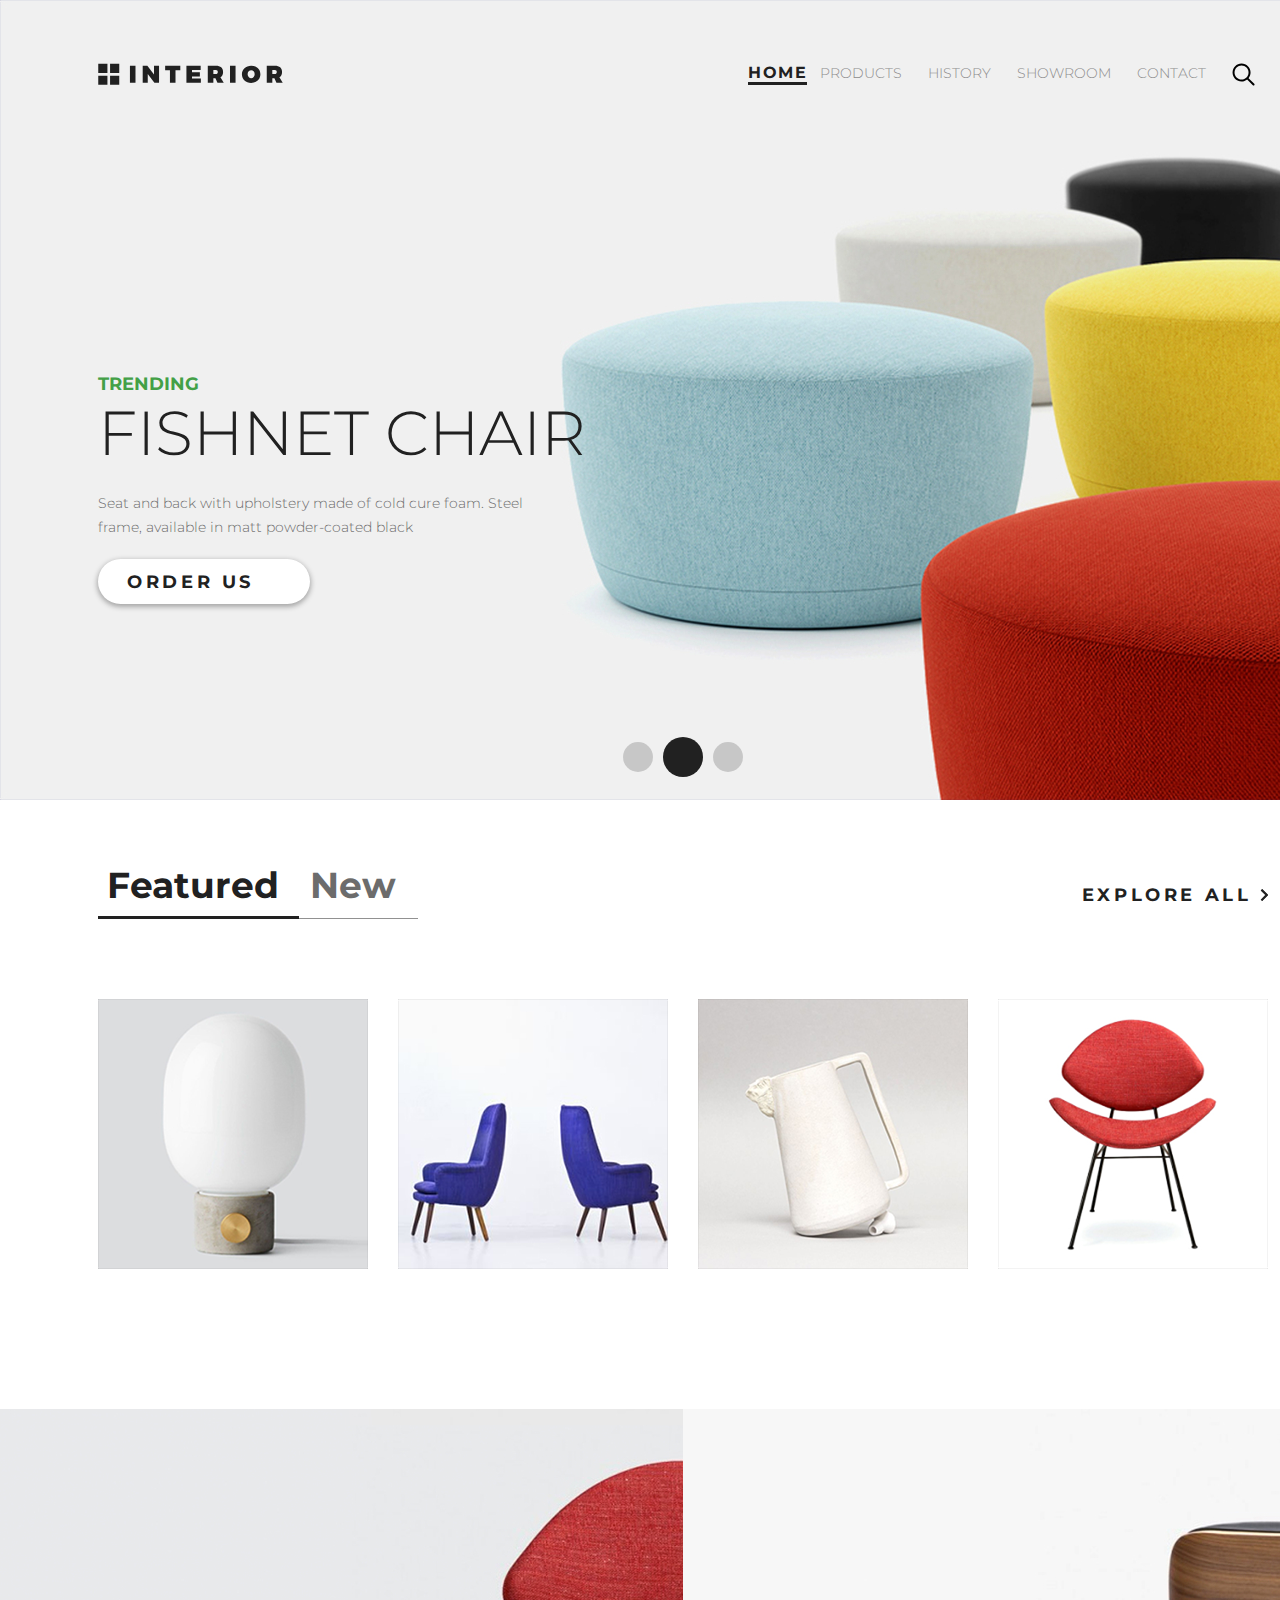
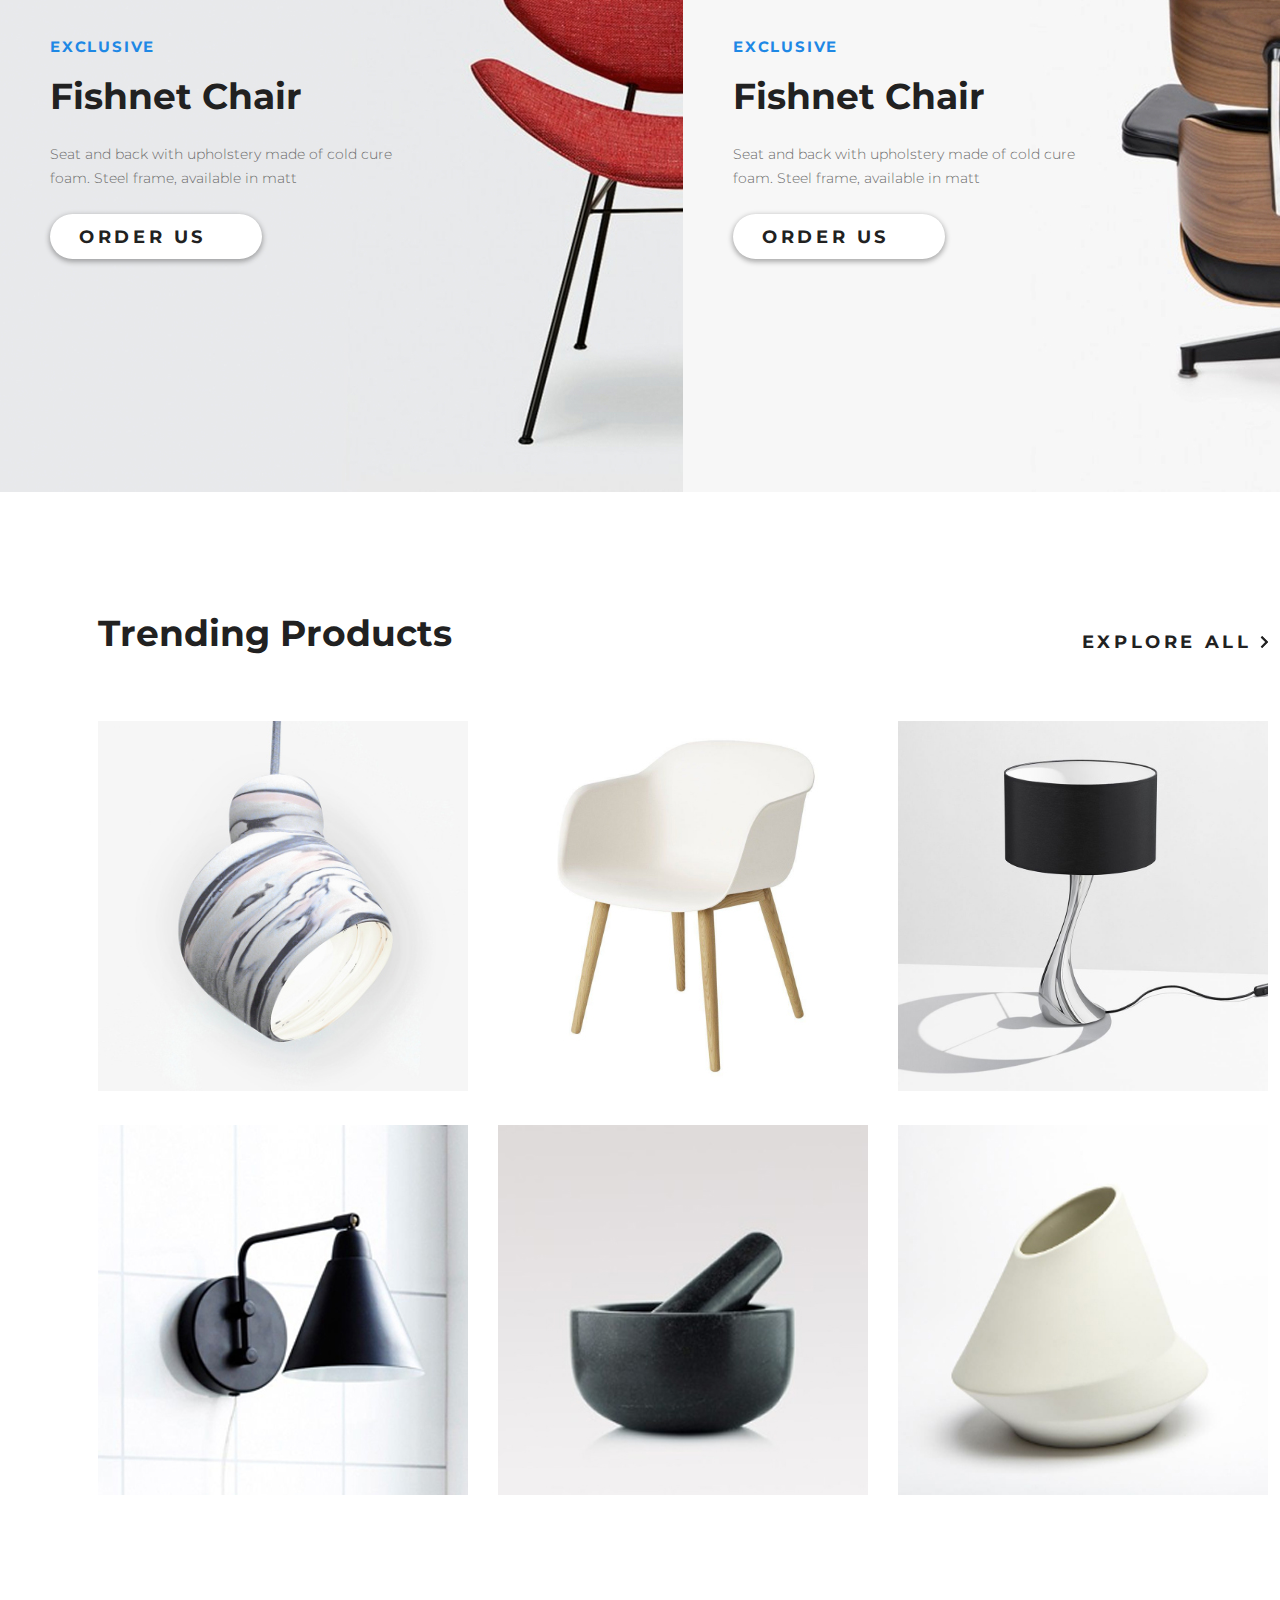
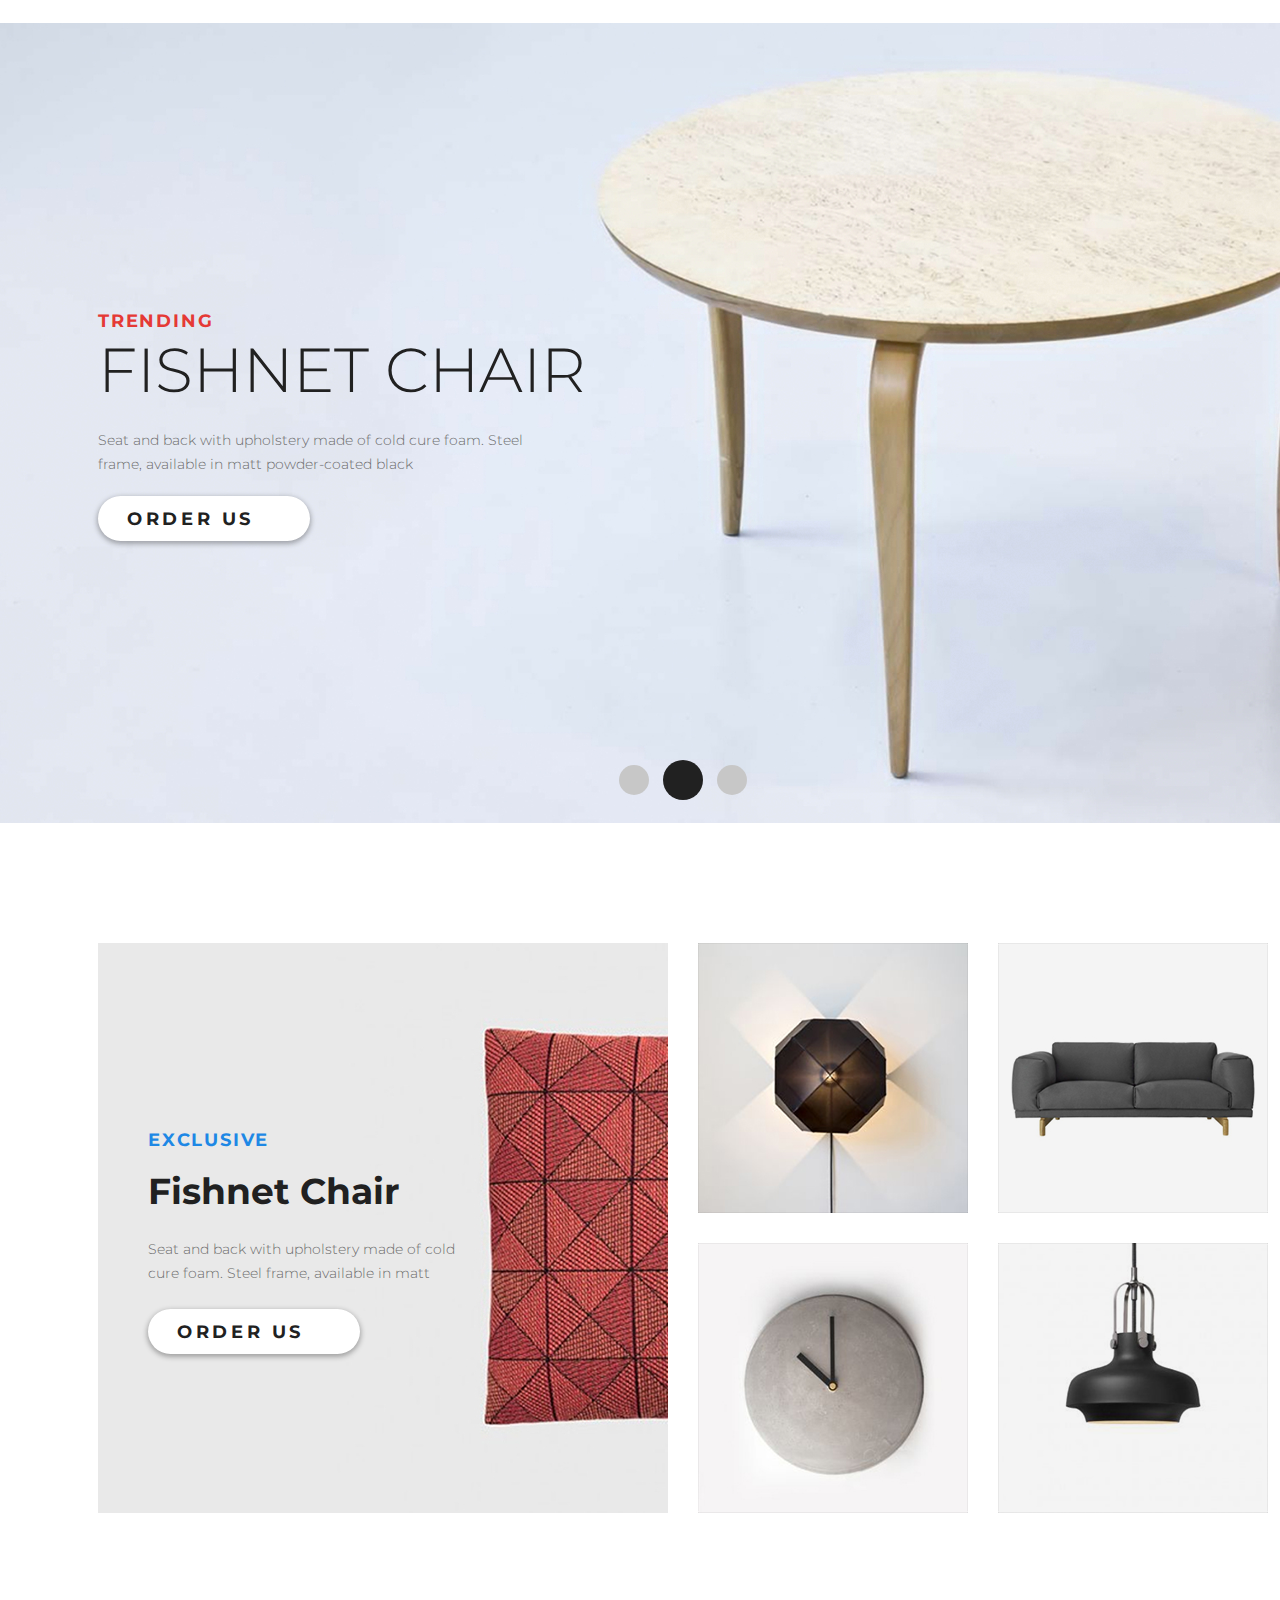
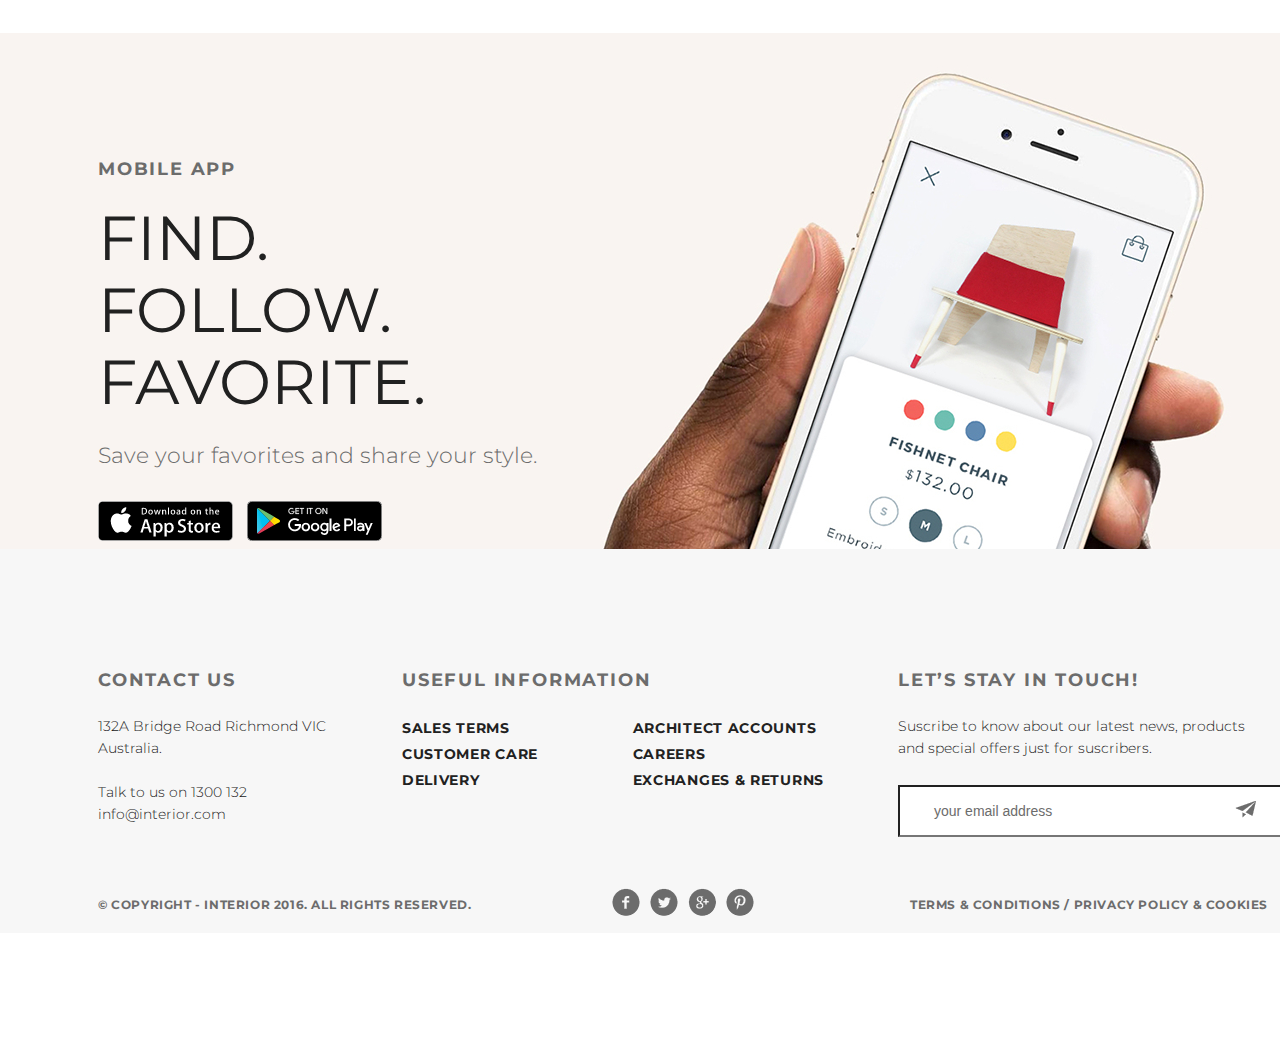
<file: index.html>
<!DOCTYPE html>
<html lang="en">

<head>
    <meta charset="UTF-8">
    <title>Home</title>
    <link href="https://fonts.googleapis.com/css?family=Montserrat:100,300,400,700&display=swap" rel="stylesheet">
    <link rel="stylesheet" href="style.css"> </head>

<body>
    <div class="container">
        <div class="slider padding-site">
            <div class="header clearfix">
                <a href="index.html"><img src="img/logo.svg" alt="logo"></a>
                <ul class="menu clearfix">
                    <li class="menu-list"><a href="index.html" class="menu-link-active">HOME</a></li>
                    <li class="menu-list"><a href="product.html" class="menu-link">PRODUCTS</a></li>
                    <li class="menu-list"><a href="#" class="menu-link">HISTORY</a></li>
                    <li class="menu-list"><a href="#" class="menu-link">SHOWROOM</a></li>
                    <li class="menu-list"><a href="contact.html" class="menu-link">CONTACT</a></li>
                    <li class="menu-list">
                        <a href="#" class="menu-link"><img src="img/search.svg" alt="search"></a>
                    </li>
                </ul>
            </div>
            <div class="slider-text">
                <p class="slider-trending">TRENDING</p>
                <h2 class="slider-h2">Fishnet Chair</h2>
                <p class="slider-content">Seat and back with upholstery made of cold cure foam. Steel frame, available in matt powder-coated black</p> <a href="product-details.html" class="button">Order Us <img src="img/arrow.svg"></a> </div>
            <div class="pagination">
                <a href="#" class="circle"></a><a href="#" class="circle circle-active"></a><a href="#" class="circle"></a>
            </div>
        </div>
    </div>
    <div class="container">
        <div class="featured padding-site">
            <div class="header clearfix">
                <ul class="menu">
                    <li class="menu-list"><a href="#" class="menu-link-active">Featured</a></li>
                    <li class="menu-list"><a href="#" class="menu-link">New</a></li>
                </ul><a href="#" class="explore">explore all  <img src="img/arrow.svg"></a> </div>
            <div class="featured-products">
				<div class="product1">
					<img src="img/product-1.png" class="featured-photo">
					<a href=""><img src="img/big-arrow.svg" class="arrow"></a>
					<h2>Fishnet Chair</h2>
					<p>Seat and back with upholstery made of cold cure foam</p>
				</div><div class="product2">
					<img src="img/product-2.png" class="featured-photo">
					<a href=""><img src="img/big-arrow.svg" class="arrow"></a>
					<h2>Fishnet Chair</h2>
					<p>Seat and back with upholstery made of cold cure foam</p>
				</div><div class="product3">
					<img src="img/product-3.png" class="featured-photo">
					<a href=""><img src="img/big-arrow.svg" class="arrow"></a>
					<h2>Fishnet Chair</h2>
					<p>Seat and back with upholstery made of cold cure foam</p>
				</div><div class="product4">
					<img src="img/product-4.png" class="featured-photo">
					<a href=""><img src="img/big-arrow.svg" class="arrow"></a>
					<h2>Fishnet Chair</h2>
					<p>Seat and back with upholstery made of cold cure foam</p>
				</div>	
			</div>
        </div>
    </div>
    <div class="container clearfix">
        <div class="exclusive left">
            <div class="exclusive-text">
                <p class="exclusive-trending">exclusive</p>
                <h2 class="exclusive-h2">Fishnet Chair</h2>
                <p class="exclusive-content">Seat and back with upholstery made of cold cure foam. Steel frame, available in matt</p> <a href="#" class="button">Order Us <img src="img/arrow.svg"></a></div>
        </div>
        <div class="exclusive right">
            <div class="exclusive-text">
                <p class="exclusive-trending">exclusive</p>
                <h2 class="exclusive-h2">Fishnet Chair</h2>
                <p class="exclusive-content">Seat and back with upholstery made of cold cure foam. Steel frame, available in matt</p> <a href="product-details.html" class="button">Order Us <img src="img/arrow.svg"></a></div>
        </div>
    </div>
    <div class="container">
        <div class="trending-products padding-site">
            <div class="header clearfix">
                <h2>Trending Products</h2> <a href="#" class="explore">explore all  <img src="img/arrow.svg"></a> </div>
            <div class="main clearfix">
                <div class="trending-content">
                    <div class="trend-item"><a href="img/product-11.png" target="_blank"><img src="img/product-11.png" alt=""></a></div>
                    <div class="trend-item"><a href="img/product-21.png" target="_blank"><img src="img/product-21.png" alt=""></a></div>
                    <div class="trend-item"><a href="img/product-31.png" target="_blank"><img src="img/product-31.png" alt=""></a></div>
                    <div class="trend-item"><a href="img/product-41.png" target="_blank"><img src="img/product-41.png" alt=""></a></div>
                    <div class="trend-item"><a href="img/product-5.png" target="_blank"><img src="img/product-5.png" alt=""></a></div>
                    <div class="trend-item"><a href="img/product-6.png" target="_blank"><img src="img/product-6.png" alt=""></a></div>
                </div>
            </div>
        </div>
    </div>
    <div class="container clearfix">
        <div class="hot-deal padding-site">
            <div class="slider-text">
                <p class="slider-hot-deal">TRENDING</p>
                <h2 class="slider-h2">Fishnet Chair</h2>
                <p class="slider-content">Seat and back with upholstery made of cold cure foam. Steel frame, available in matt powder-coated black</p> <a href="#" class="button">Order Us <img src="img/arrow.svg"></a> </div>
            <div class="pagination">
                <a href="#" class="circle"></a>
                <a href="#" class="circle circle-active"></a>
                <a href="#" class="circle"></a>
            </div>
        </div>
    </div>
    <div class="container clearfix">
        <div class="padding-site">
            <div class="exclusive2 left">
                <div class="exclusive-text">
                    <p class="exclusive-trending">exclusive</p>
                    <h2 class="exclusive-h2">Fishnet Chair</h2>
                    <p class="exclusive-content">Seat and back with upholstery made of cold cure foam. Steel frame, available in matt</p> <a href="#" class="button">Order Us <img src="img/arrow.svg"></a></div>
            </div>
            <div class="exclusive2 right">
                <div class="featured-products">
                    <div class="product1">
                        <img src="img/product-2-sm.png" class="featured-photo">
                        <a href=""><img src="img/big-arrow.svg" class="arrow"></a>
                        <h2>Fishnet Chair</h2>
                        <p>Seat and back with upholstery made of cold cure foam</p>
                    </div><div class="product2">
                        <img src="img/product-3-sm.png" class="featured-photo">
                        <a href=""><img src="img/big-arrow.svg" class="arrow"></a>
                        <h2>Fishnet Chair</h2>
                        <p>Seat and back with upholstery made of cold cure foam</p>
                    </div><div class="product3">
                        <img src="img/product-4-sm.png" class="featured-photo">
                        <a href=""><img src="img/big-arrow.svg" class="arrow"></a>
                        <h2>Fishnet Chair</h2>
                        <p>Seat and back with upholstery made of cold cure foam</p>
                    </div><div class="product4">
                        <img src="img/product-5-sm.png" class="featured-photo">
                        <a href=""><img src="img/big-arrow.svg" class="arrow"></a>
                        <h2>Fishnet Chair</h2>
                        <p>Seat and back with upholstery made of cold cure foam</p>
                    </div>	
                </div>
            </div>
        </div>
    </div>
    <div class="container">
        <div class="mobileapp clearfix padding-site">
            <div class="mobileapp-text">
                <p class="mobileapp-trending">mobile app</p>
                <h2 class="mobileapp-h2">Find. Follow. Favorite.</h2>
                <p class="mobileapp-content">Save your favorites and share your style.</p>
                <a href="#" class="button-apple"><img src="img/app-store.png" alt="apple"></a>
                <a href="#" class="button-android"><img src="img/google-play.png" alt="apple"></a>
            </div>
        </div>
    </div>
    <div class="container">
        <div class="footer padding-site">
            <div class="footer-top clearfix">
                <div class="contact">
                    <h3>Contact Us</h3>
                    <p>132A Bridge Road Richmond VIC<br> Australia.</p>
                    <p>Talk to us on 1300 132<br> info@interior.com</p>
                </div>
                <div class="useful">
                    <h3>Useful Information</h3>
                    <ul>
                       <div class="left">
                        <li><a href="">Sales terms</a></li>
                        <li><a href="">Customer care</a></li>
                        <li><a href="">Delivery</a></li>
                        </div>
                        <div class="right">
                        <li><a href="">Architect accounts</a></li>
                        <li><a href="">Careers</a></li>
                        <li><a href="">Exchanges &amp returns</a></li>
                        </div>
                    </ul>
                </div>
                <div class="letsstay">
                    <h3>Let’s Stay in Touch!</h3>
                    <p>Suscribe to know about our latest news, products and special offers just for suscribers.</p>
                    <form action="#">
                    <input type="email" placeholder="your email address"></form> </div>
            </div>
                <div class="footer-end">
                    <p class="copy">&copy Copyright - INTERIOR 2016. All Rights Reserved.</p>
                    <div class="social"> 
                        <a href="#" class="social-link fb"></a><a href="#" class="social-link tw"></a><a href="#" class="social-link gog"></a><a href="#" class="social-link pic"></a> 
                    </div>
                    <p class="term">Terms &amp Conditions / Privacy policy &amp Cookies</p>
                </div>
        </div>
    </div>
</body>

</html>
</file>
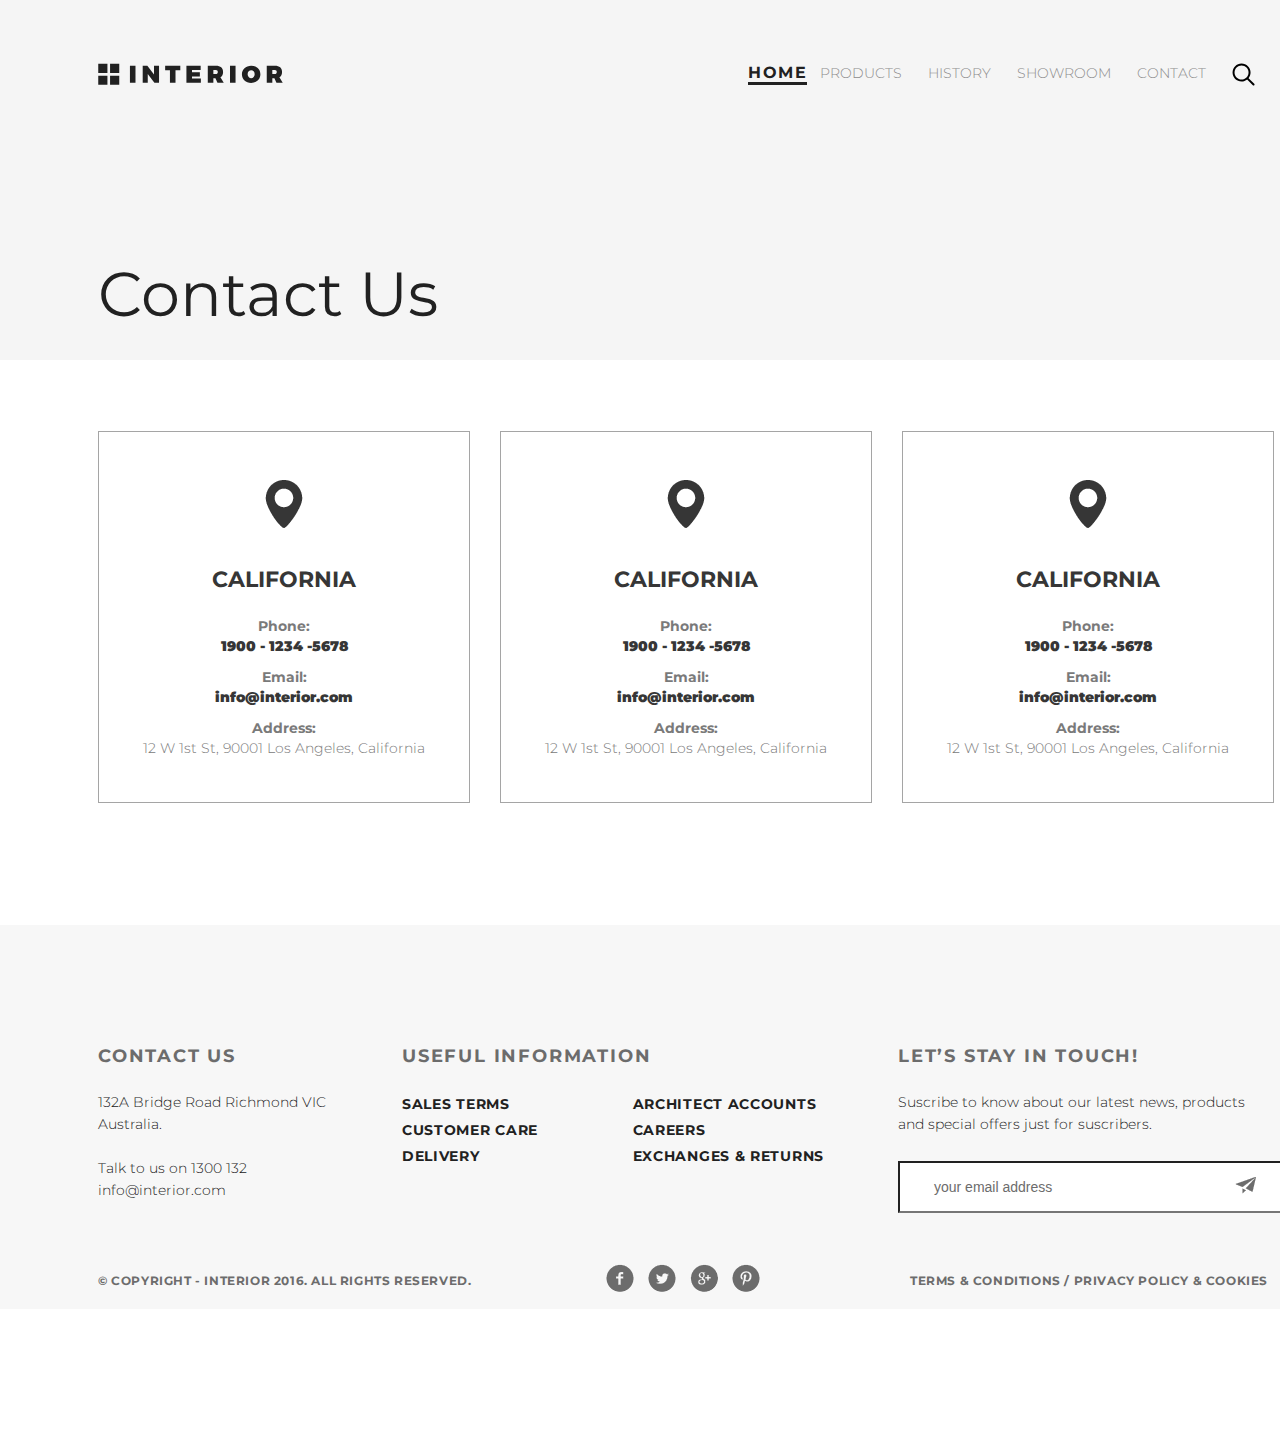
<file: contact.html>
<!DOCTYPE html>
<html lang="en">

<head>
    <meta charset="UTF-8">
    <title>Contacts</title>
    <link href="https://fonts.googleapis.com/css?family=Montserrat:100,300,400,700&display=swap" rel="stylesheet">
    <link rel="stylesheet" href="style.css"> </head>

<body>
    <div class="container">
        <div class="product-title padding-site">
            <div class="header clearfix">
                <a href="index.html"><img src="img/logo.svg" alt="logo"></a>
                <ul class="menu clearfix">
                    <li class="menu-list"><a href="index.html" class="menu-link-active">HOME</a></li>
                    <li class="menu-list"><a href="product.html" class="menu-link">PRODUCTS</a></li>
                    <li class="menu-list"><a href="#" class="menu-link">HISTORY</a></li>
                    <li class="menu-list"><a href="#" class="menu-link">SHOWROOM</a></li>
                    <li class="menu-list"><a href="contact.html" class="menu-link">CONTACT</a></li>
                    <li class="menu-list">
                        <a href="#" class="menu-link"><img src="img/search.svg" alt="search"></a>
                    </li>
                </ul>
            </div>
            <h1 class="header-title">Contact Us</h1> </div>
    </div>
    <div class="container">
        <div class="main padding-site">
            <div class="contacts-block"> <img src="img/pointer.png" alt="pointer">
                <h3>California</h3>
                <p>Phone: <br><b>1900 - 1234 -5678</b></p><p>Email: <br><b>info@interior.com</b></p><p>Address: <br><span>12 W 1st St, 90001 Los Angeles, California</span></p></div><div class="contacts-block"> <img src="img/pointer.png" alt="pointer">
                <h3>California</h3>
                <p>Phone: <br><b>1900 - 1234 -5678</b></p><p>Email: <br><b>info@interior.com</b></p><p>Address: <br><span>12 W 1st St, 90001 Los Angeles, California</span></p></div><div class="contacts-block"> <img src="img/pointer.png" alt="pointer">
                <h3>California</h3>
                <p>Phone: <br><b>1900 - 1234 -5678</b></p><p>Email: <br><b>info@interior.com</b></p><p>Address: <br><span>12 W 1st St, 90001 Los Angeles, California</span></p></div>
        </div>
    </div>
    <div class="container">
        <div class="footer padding-site">
            <div class="footer-top clearfix">
                <div class="contact">
                    <h3>Contact Us</h3>
                    <p>132A Bridge Road Richmond VIC
                        <br> Australia.</p>
                    <p>Talk to us on 1300 132
                        <br> info@interior.com</p>
                </div>
                <div class="useful">
                    <h3>Useful Information</h3>
                    <ul>
                        <div class="left">
                            <li><a href="">Sales terms</a></li>
                            <li><a href="">Customer care</a></li>
                            <li><a href="">Delivery</a></li>
                        </div>
                        <div class="right">
                            <li><a href="">Architect accounts</a></li>
                            <li><a href="">Careers</a></li>
                            <li><a href="">Exchanges &amp returns</a></li>
                        </div>
                    </ul>
                </div>
                <div class="letsstay">
                    <h3>Let’s Stay in Touch!</h3>
                    <p>Suscribe to know about our latest news, products and special offers just for suscribers.</p>
                    <form action="#">
                        <input type="email" placeholder="your email address">
                    </form>
                </div>
            </div>
            <div class="footer-end">
                <p class="copy">&copy Copyright - INTERIOR 2016. All Rights Reserved.</p>
                <div class="social">
                    <a href="#" class="social-link fb"></a>
                    <a href="#" class="social-link tw"></a>
                    <a href="#" class="social-link gog"></a>
                    <a href="#" class="social-link pic"></a>
                </div>
                <p class="term">Terms &amp Conditions / Privacy policy &amp Cookies</p>
            </div>
        </div>
    </div>
</body>

</html>
</file>
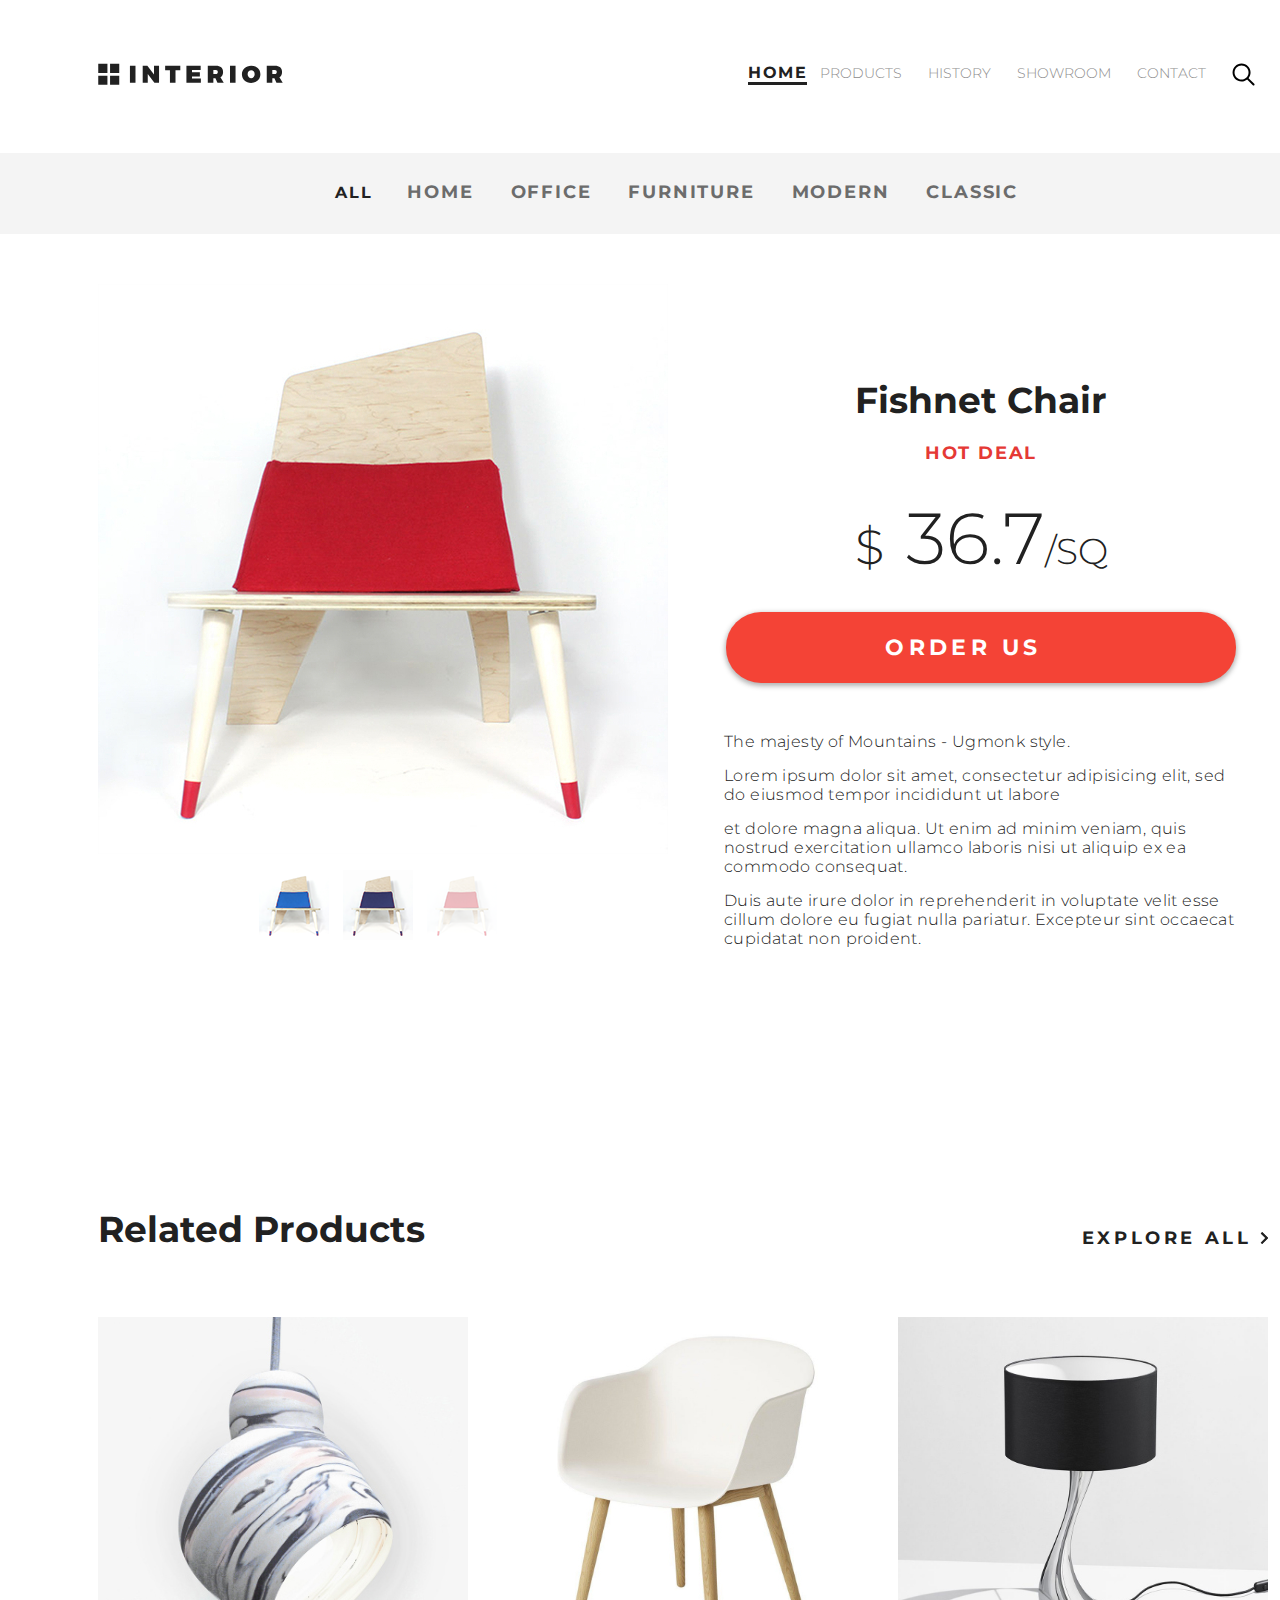
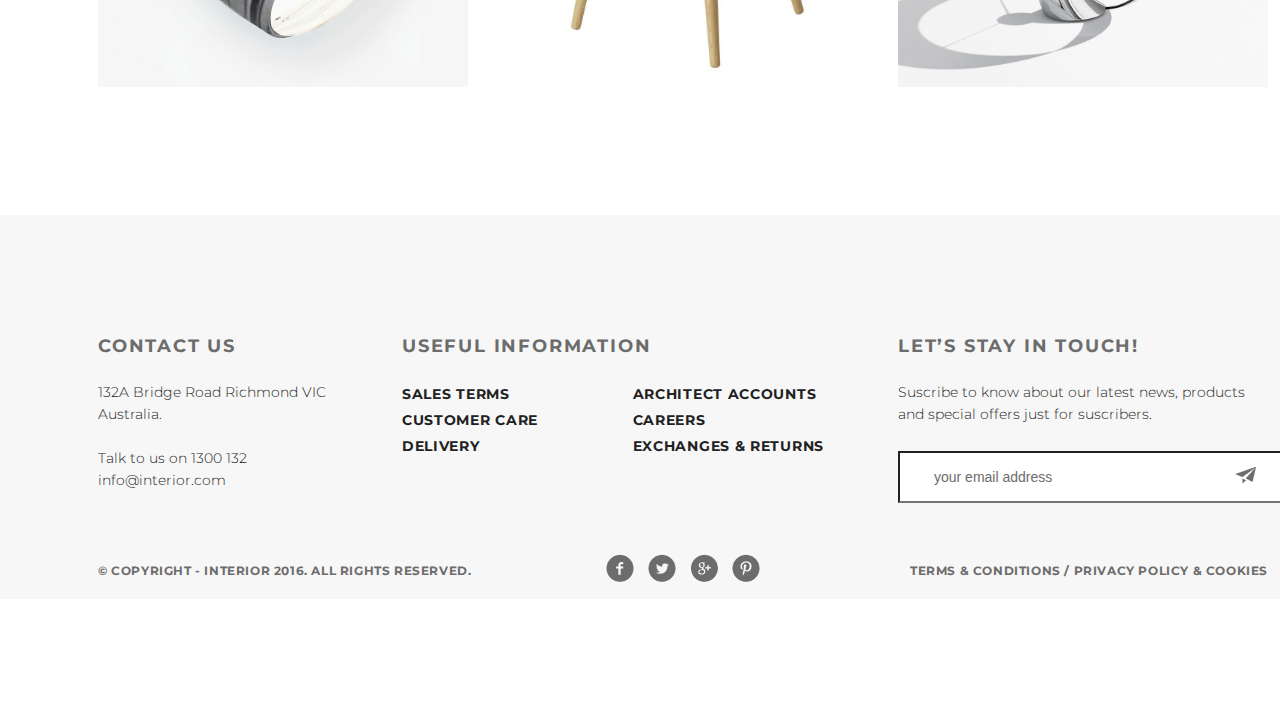
<file: product-details.html>
<!DOCTYPE html>
<html lang="en">

<head>
    <meta charset="UTF-8">
    <title>Product-details</title>
    <link href="https://fonts.googleapis.com/css?family=Montserrat:100,300,400,700&display=swap" rel="stylesheet">
    <link rel="stylesheet" href="style.css"> </head>

<body>
    <div class="container">
        <div class="product-details padding-site">
            <div class="header clearfix">
                <a href="index.html"><img src="img/logo.svg" alt="logo"></a>
                <ul class="menu clearfix">
                    <li class="menu-list"><a href="index.html" class="menu-link-active">HOME</a></li>
                    <li class="menu-list"><a href="product.html" class="menu-link">PRODUCTS</a></li>
                    <li class="menu-list"><a href="#" class="menu-link">HISTORY</a></li>
                    <li class="menu-list"><a href="#" class="menu-link">SHOWROOM</a></li>
                    <li class="menu-list"><a href="contact.html" class="menu-link">CONTACT</a></li>
                    <li class="menu-list">
                        <a href="#" class="menu-link"><img src="img/search.svg" alt="search"></a>
                    </li>
                </ul>
            </div>
        </div>
    </div>
   <div class="container  product-details">
        <div class="product-details product-main">
        <div class="header clearfix">
            <ul class="menu product-menu">
                <li class="menu-list"><a href="#" class="menu-link-active">ALL</a></li>
                <li class="menu-list"><a href="#" class="menu-link">HOME</a></li>
                <li class="menu-list"><a href="#" class="menu-link">OFFICE</a></li>
                <li class="menu-list"><a href="#" class="menu-link">FURNITURE</a></li>
                <li class="menu-list"><a href="#" class="menu-link">MODERN</a></li>
                <li class="menu-list"><a href="#" class="menu-link">CLASSIC</a></li>
            </ul></div>
           <div class="container">
              <div class="product-info padding-site clearfix">
                  <div class="product-images">
                      <img src="img/slider1.jpg" alt="bigpic">
                      <ul class="small-pics">
                      <li class="small-pics-list"><img src="img/controll.png" class="smallpic" alt="spic1"></li>
                      <li class="small-pics-list"><img src="img/controll11.png" class="smallpic" alt="spic2"></li>
                      <li class="small-pics-list"><img src="img/controll2.png" class="smallpic" alt="spic3"></li>
                  </div><div class="product-text"><div class="padding-text">
                    <h2 class="product-text-h2">Fishnet Chair</h2>
                    <p class="product-text-hot-deal">HOT DEAL</p>
                    <p class="price"><span class="baks">&#36 </span> <span> 36.7</span>/sq</p>
                    <a href="#" class="button">Order Us <img src="img/arrow-white.svg"></a>
                      <p class="product-text-content">The majesty of Mountains - Ugmonk style.</p><p class="product-text-content">
                    Lorem ipsum dolor sit amet, consectetur adipisicing elit, sed do eiusmod tempor incididunt ut labore</p><p class="product-text-content">
                     et dolore magna aliqua. Ut enim ad minim veniam, quis nostrud exercitation ullamco laboris nisi ut aliquip ex ea commodo consequat. </p><p class="product-text-content">
                    Duis aute irure dolor in reprehenderit in voluptate velit esse cillum dolore eu fugiat nulla pariatur. Excepteur sint occaecat cupidatat non proident.</p> </div></div>
              </div> 
           </div>
       </div>
    </div>
        <div class="container">
        <div class="trending-products product-details padding-site">
            <div class="header clearfix">
                <h2>Related Products</h2> <a href="#" class="explore">explore all  <img src="img/arrow.svg"></a> </div>
            <div class="main clearfix">
                <div class="trending-content">
                    <div class="trend-item"><a href="img/product-11.png" target="_blank"><img src="img/product-11.png" alt=""></a></div>
                    <div class="trend-item"><a href="img/product-21.png" target="_blank"><img src="img/product-21.png" alt=""></a></div>
                    <div class="trend-item"><a href="img/product-31.png" target="_blank"><img src="img/product-31.png" alt=""></a></div>
                </div>
            </div>
        </div>
        </div>
        <div class="container">
        <div class="footer padding-site">
            <div class="footer-top clearfix">
                <div class="contact">
                    <h3>Contact Us</h3>
                    <p>132A Bridge Road Richmond VIC
                        <br> Australia.</p>
                    <p>Talk to us on 1300 132
                        <br> info@interior.com</p>
                </div>
                <div class="useful">
                    <h3>Useful Information</h3>
                    <ul>
                        <div class="left">
                            <li><a href="">Sales terms</a></li>
                            <li><a href="">Customer care</a></li>
                            <li><a href="">Delivery</a></li>
                        </div>
                        <div class="right">
                            <li><a href="">Architect accounts</a></li>
                            <li><a href="">Careers</a></li>
                            <li><a href="">Exchanges &amp returns</a></li>
                        </div>
                    </ul>
                </div>
                <div class="letsstay">
                    <h3>Let’s Stay in Touch!</h3>
                    <p>Suscribe to know about our latest news, products and special offers just for suscribers.</p>
                    <form action="#">
                        <input type="email" placeholder="your email address">
                    </form>
                </div>
            </div>
            <div class="footer-end">
                <p class="copy">&copy Copyright - INTERIOR 2016. All Rights Reserved.</p>
                <div class="social">
                    <a href="#" class="social-link fb"></a>
                    <a href="#" class="social-link tw"></a>
                    <a href="#" class="social-link gog"></a>
                    <a href="#" class="social-link pic"></a>
                </div>
                <p class="term">Terms &amp Conditions / Privacy policy &amp Cookies</p>
            </div>
        </div>
    </div>
</body>

</html>
</file>
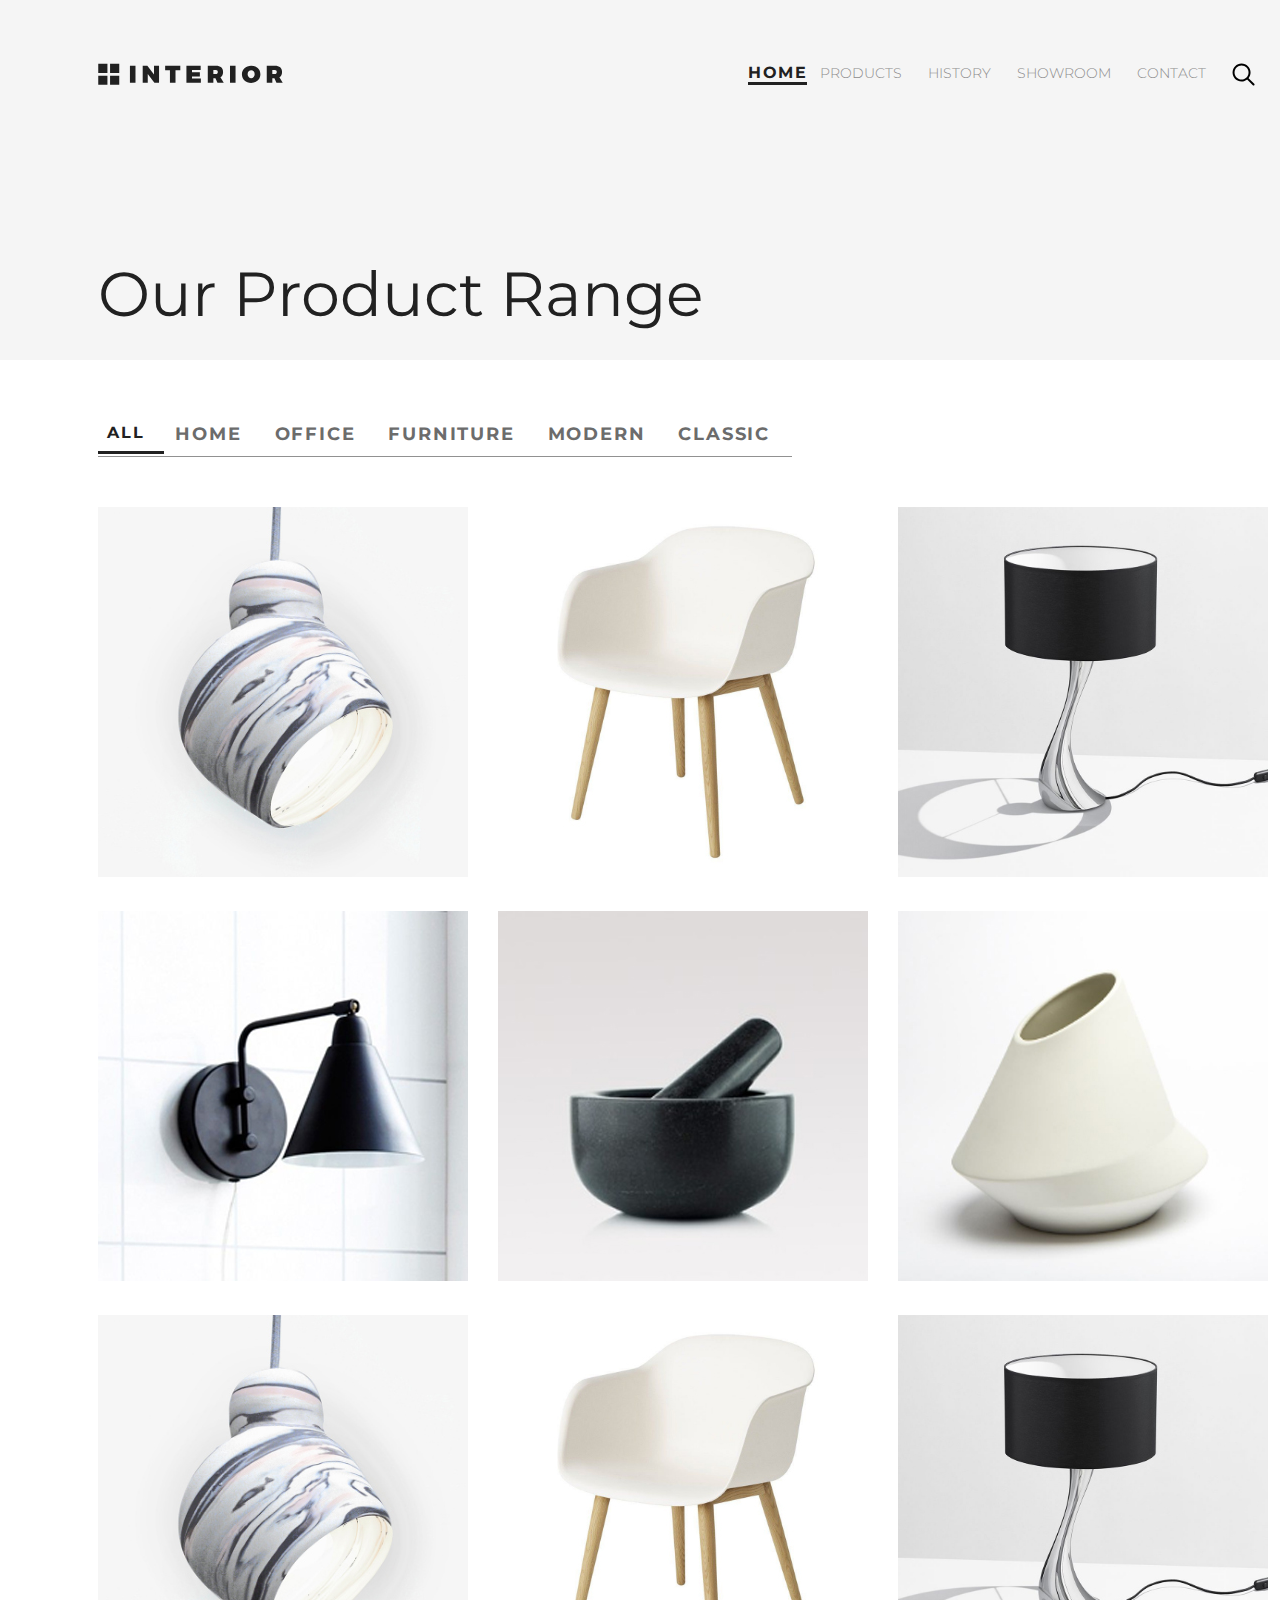
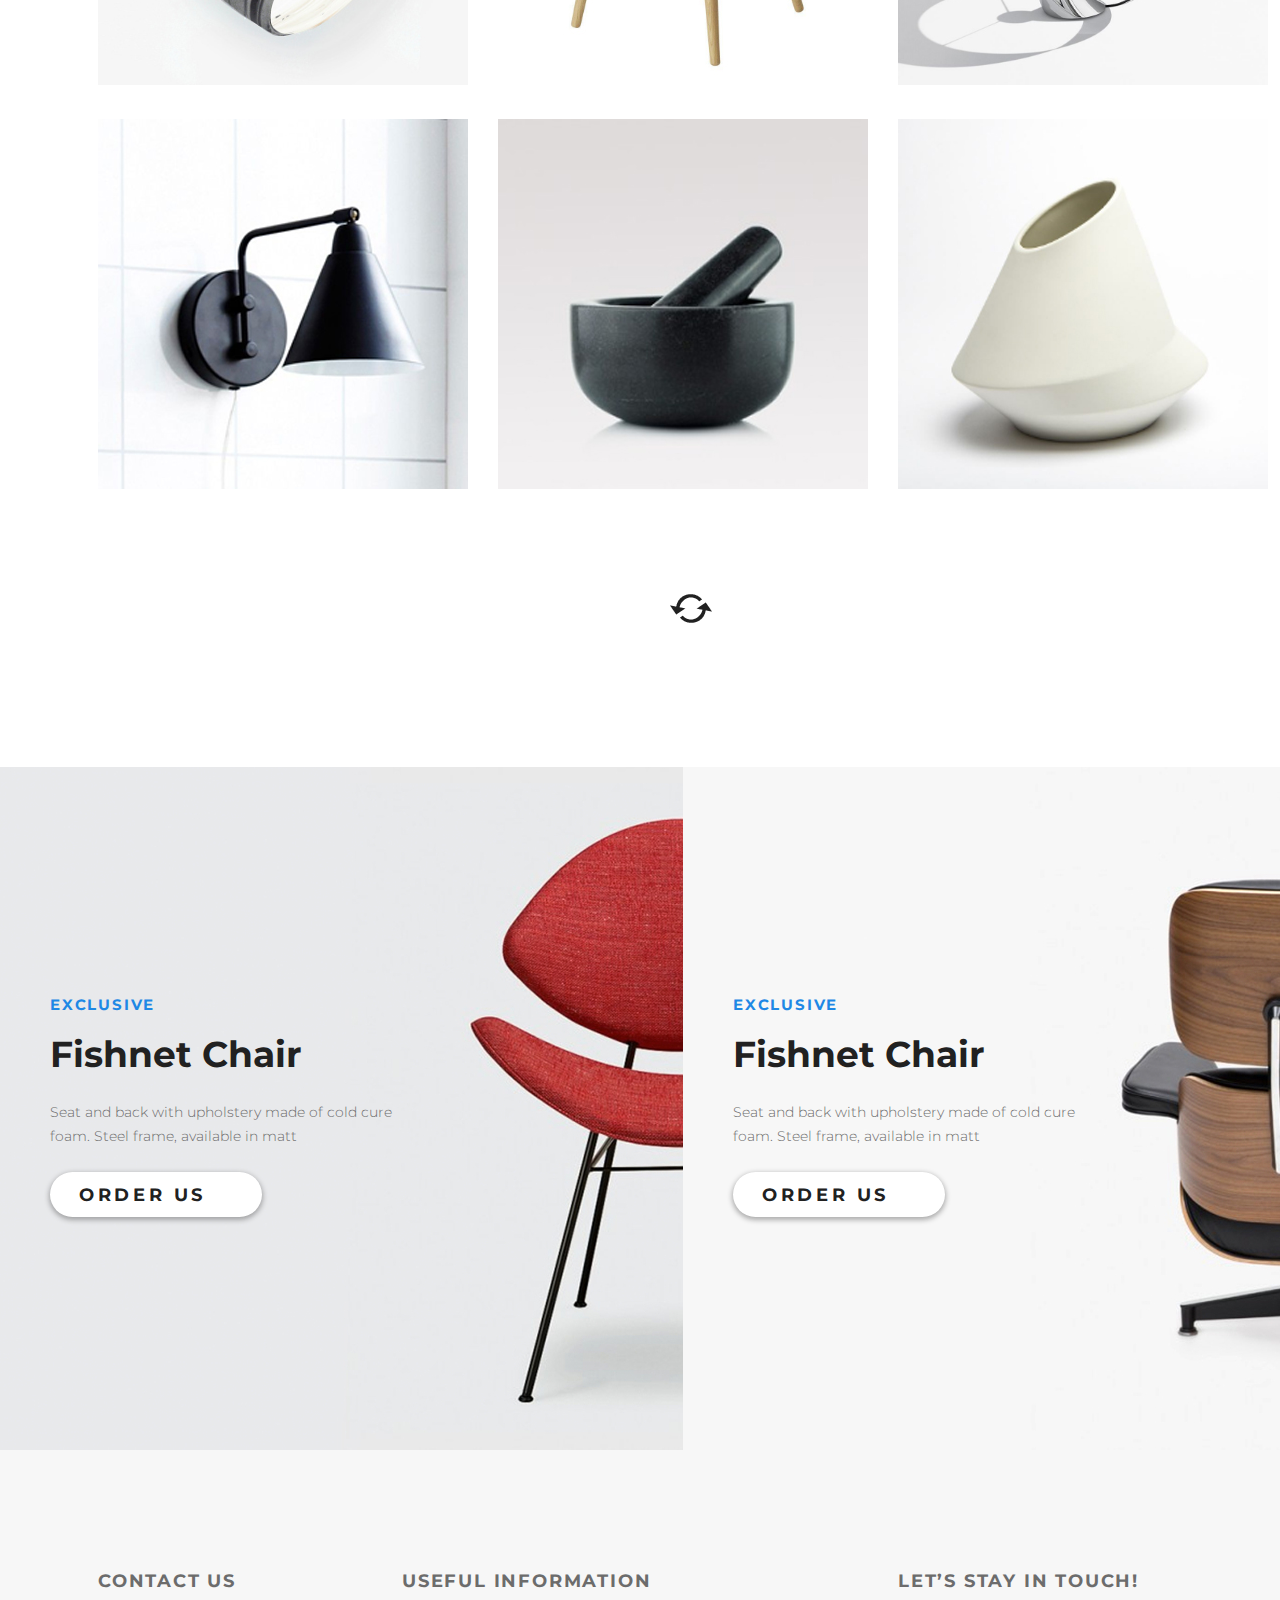
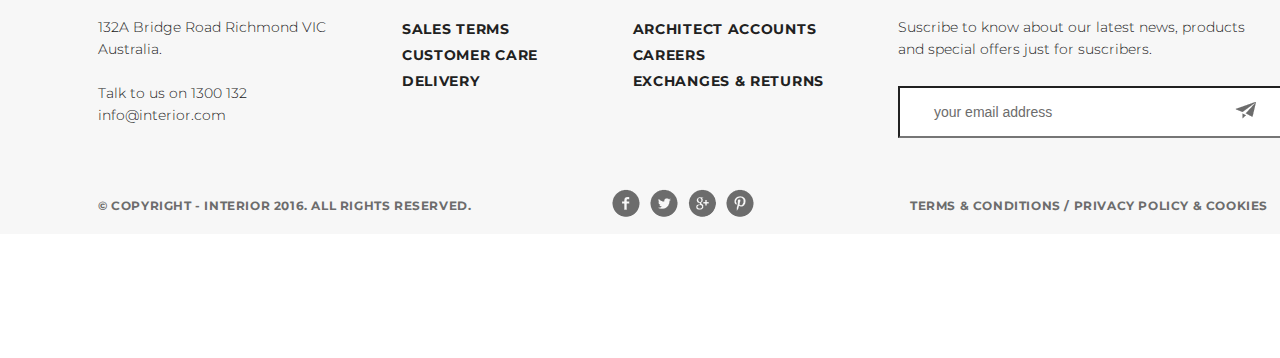
<file: product.html>
<!DOCTYPE html>
<html lang="en">

<head>
    <meta charset="UTF-8">
    <title>Product</title>
    <link href="https://fonts.googleapis.com/css?family=Montserrat:100,300,400,700&display=swap" rel="stylesheet">
    <link rel="stylesheet" href="style.css"> </head>
    <body>
        <div class="container">
        <div class="product-title padding-site">
            <div class="header clearfix">
                <a href="index.html"><img src="img/logo.svg" alt="logo"></a>
                <ul class="menu clearfix">
                    <li class="menu-list"><a href="index.html" class="menu-link-active">HOME</a></li>
                    <li class="menu-list"><a href="product.html" class="menu-link">PRODUCTS</a></li>
                    <li class="menu-list"><a href="#" class="menu-link">HISTORY</a></li>
                    <li class="menu-list"><a href="#" class="menu-link">SHOWROOM</a></li>
                    <li class="menu-list"><a href="contact.html" class="menu-link">CONTACT</a></li>
                    <li class="menu-list">
                        <a href="#" class="menu-link"><img src="img/search.svg" alt="search"></a>
                    </li>
                </ul>
            </div>
            <h1 class="header-title">Our Product Range</h1>
        </div>
        </div>
        <div class="container">
            <div class="product-main padding-site">
            <div class="header clearfix">
                <ul class="menu product-menu">
                    <li class="menu-list"><a href="#" class="menu-link-active">ALL</a></li>
                    <li class="menu-list"><a href="#" class="menu-link">HOME</a></li>
                    <li class="menu-list"><a href="#" class="menu-link">OFFICE</a></li>
                    <li class="menu-list"><a href="#" class="menu-link">FURNITURE</a></li>
                    <li class="menu-list"><a href="#" class="menu-link">MODERN</a></li>
                    <li class="menu-list"><a href="#" class="menu-link">CLASSIC</a></li>
                </ul></div>
                <div class="trending-content">
                    <div class="trend-item"><a href="img/product-11.png" target="_blank"><img src="img/product-11.png" alt=""></a></div>
                    <div class="trend-item"><a href="img/product-21.png" target="_blank"><img src="img/product-21.png" alt=""></a></div>
                    <div class="trend-item"><a href="img/product-31.png" target="_blank"><img src="img/product-31.png" alt=""></a></div>
                    <div class="trend-item"><a href="img/product-41.png" target="_blank"><img src="img/product-41.png" alt=""></a></div>
                    <div class="trend-item"><a href="img/product-5.png" target="_blank"><img src="img/product-5.png" alt=""></a></div>
                    <div class="trend-item"><a href="img/product-6.png" target="_blank"><img src="img/product-6.png" alt=""></a></div>
                    <div class="trend-item"><a href="img/product-11.png" target="_blank"><img src="img/product-11.png" alt=""></a></div>
                    <div class="trend-item"><a href="img/product-21.png" target="_blank"><img src="img/product-21.png" alt=""></a></div>
                    <div class="trend-item"><a href="img/product-31.png" target="_blank"><img src="img/product-31.png" alt=""></a></div>
                    <div class="trend-item"><a href="img/product-41.png" target="_blank"><img src="img/product-41.png" alt=""></a></div>
                    <div class="trend-item"><a href="img/product-5.png" target="_blank"><img src="img/product-5.png" alt=""></a></div>
                    <div class="trend-item"><a href="img/product-6.png" target="_blank"><img src="img/product-6.png" alt=""></a></div>
                    <img src="img/loading.png" alt="loading" class="loading">
                </div>
            </div>
        </div>
        <div class="container clearfix">
            <div class=" product exclusive left">
                <div class="exclusive-text">
                    <p class="exclusive-trending">exclusive</p>
                    <h2 class="exclusive-h2">Fishnet Chair</h2>
                    <p class="exclusive-content">Seat and back with upholstery made of cold cure foam. Steel frame, available in matt</p> <a href="#" class="button">Order Us <img src="img/arrow.svg"></a></div>
            </div>
            <div class="product exclusive right">
                <div class="exclusive-text">
                    <p class="exclusive-trending">exclusive</p>
                    <h2 class="exclusive-h2">Fishnet Chair</h2>
                    <p class="exclusive-content">Seat and back with upholstery made of cold cure foam. Steel frame, available in matt</p> <a href="#" class="button">Order Us <img src="img/arrow.svg"></a></div>
            </div>
    </div>
    <div class="container">
        <div class="footer padding-site">
            <div class="footer-top clearfix">
                <div class="contact">
                    <h3>Contact Us</h3>
                    <p>132A Bridge Road Richmond VIC<br> Australia.</p>
                    <p>Talk to us on 1300 132<br> info@interior.com</p>
                </div>
                <div class="useful">
                    <h3>Useful Information</h3>
                    <ul>
                       <div class="left">
                        <li><a href="">Sales terms</a></li>
                        <li><a href="">Customer care</a></li>
                        <li><a href="">Delivery</a></li>
                        </div>
                        <div class="right">
                        <li><a href="">Architect accounts</a></li>
                        <li><a href="">Careers</a></li>
                        <li><a href="">Exchanges &amp returns</a></li>
                        </div>
                    </ul>
                </div>
                <div class="letsstay">
                    <h3>Let’s Stay in Touch!</h3>
                    <p>Suscribe to know about our latest news, products and special offers just for suscribers.</p>
                    <form action="#">
                    <input type="email" placeholder="your email address"></form> </div>
            </div>
                <div class="footer-end">
                    <p class="copy">&copy Copyright - INTERIOR 2016. All Rights Reserved.</p>
                    <div class="social"> 
                        <a href="#" class="social-link fb"></a><a href="#" class="social-link tw"></a><a href="#" class="social-link gog"></a><a href="#" class="social-link pic"></a> 
                    </div>
                    <p class="term">Terms &amp Conditions / Privacy policy &amp Cookies</p>
                </div>
        </div>
    </div>
    
    </body>
</html>
</file>
<file: style.css>
* {
    margin: 0;
    padding: 0;
}

body {
    font-family: 'Montserrat', sans-serif;
}

.clearfix:after {
    content: "";
    display: table;
    clear: both;
}

.padding-site {
    padding-left: 98px;
    padding-right: 98px;
}

.container {
    width: 1366px;
    margin: 0 auto;
}

.slider {
    height: 800px;
    background-image: url(img/slider-img.jpg);
    position: relative;
}

.header {
    padding-top: 63px;
}

.menu {
    float: right;
}

.menu-list {
    list-style-type: none;
    float: left;
}

.menu-link {
    color: #8c8c8c;
    font-size: 14px;
    font-weight: 300;
    text-transform: uppercase;
    text-decoration: none;
    padding: 10px 13px;
}

.menu-link:hover {
    color: #212121;
    border-bottom: 1px solid #212121;
    padding-bottom: 2px;
}

.menu-link:active {
    color: burlywood;
    border-bottom: 1px solid burlywood;
    padding-bottom: 2px;
}

.menu-link-active {
    text-decoration: none;
    color: #212121;
    font-weight: 700;
    letter-spacing: 1.4px;
    border-bottom: 3px solid #212121;
}

.slider-text {
    margin-top: 283px;
}

.slider-trending {
    color: #43a047;
    font-size: 18px;
    font-weight: 700;
    text-transform: uppercase;
}

.slider-h2 {
    color: #212121;
    font-size: 62px;
    font-weight: 300;
    text-transform: uppercase;
}

.slider-content {
    color: #6c6c6c;
    font-size: 14px;
    font-weight: 300;
    width: 458px;
    margin-top: 20px;
    margin-bottom: 20px;
    line-height: 24px;
}

.button {
    color: #212121;
    font-size: 18px;
    font-weight: 700;
    text-transform: uppercase;
    box-shadow: 0 2px 5px 1px rgba(33, 33, 33, 0.35);
    border-radius: 23px;
    background-color: #ffffff;
    width: 212px;
    height: 45px;
    text-align: center;
    display: inline-block;
    text-decoration: none;
    letter-spacing: 3.6px;
    padding-top: 12px;
    box-sizing: border-box;
}

.button img {
    margin-left: 10px;
    margin-bottom: 1px;
    visibility: hidden;
}

.button:hover img {
    visibility: visible;
}

.button:active {
    box-shadow: none;
}

.pagination {
    position: absolute;
    width: 1170px;
    bottom: 19px;
    text-align: center;
}

.circle {
    width: 30px;
    height: 30px;
    display: inline-block;
    background-color: #c7c7c7;
    border-radius: 50%;
    margin: 5px;
}

.circle:hover {
    background-color: #212121;
}

.circle-active {
    width: 40px;
    height: 40px;
    background-color: #212121;
    margin-bottom: 0;
}

.contacts-block {
    display: inline-block;
    width: 370px;
    height: 370px;
    border: 1px solid #9c9c9c;
    background-color: #ffffff;
    opacity: 0.9;
    margin: 71px 30px 122px 0;
    text-align: center;
}

.contacts-block:last-child {
    margin-right: -6px;
}

.contacts-block img {
    margin-top: 48px;
    margin-bottom: 34px;
}

.contacts-block h3 {
    color: #212121;
    font-size: 22px;
    font-weight: 700;
    text-transform: uppercase;
    margin-bottom: 23px;
}

.contacts-block p {
    color: #6c6c6c;
    font-size: 14px;
    font-weight: 700;
    line-height: 20px;
    letter-spacing: 0;
    padding-bottom: 11px;
}

.contacts-block b {
    color: #212121;
}

.contacts-block span {
    font-weight: 300;
}

.featured {
    height: 609px;
}

.featured .menu,
.product-main .menu {
    float: left;
    border-bottom: 1px solid #919191;
    margin-bottom: 50px;
    padding-bottom: 11px;
}

.explore {
    float: right;
    color: #212121;
    font-size: 18px;
    font-weight: 700;
    line-height: 24px;
    text-transform: uppercase;
    letter-spacing: 3.6px;
    text-decoration: none;
    padding-top: 20px;
}

.explore:after {
    background-color: #212121;
    display: block;
    content: "";
    height: 3px;
    width: 0%;
    transition: width .3s ease-in-out;
}

.explore:hover:after,
.explore:focus:after {
    width: 100%;
}

.explore:active {
    color: burlywood;
}

.featured .header .menu-link {
    color: #6c6c6c;
    font-size: 36px;
    font-weight: 700;
    text-decoration: none;
    text-transform: none;
    letter-spacing: 0;
    padding: 0 22px 0 11px;
}

.menu.product-menu .menu-link {
    color: #6c6c6c;
    font-size: 18px;
    font-weight: 700;
    text-transform: uppercase;
    letter-spacing: 1.8px;
    padding: 0 22px 0 11px;
}

.product-details .product-menu {
    background-color: #f4f4f4;
    width: 100%;
    height: 70px;
    border-bottom: none;
    text-align: center;
}

.product-details .product-menu .menu-list {
    display: inline-block;
    padding-top: 28px;
    float: none;
}

.product-details .product-menu .menu-link {
    text-decoration: none;
    color: #6c6c6c;
    font-size: 18px;
    font-weight: 700;
    text-transform: uppercase;
    letter-spacing: 1.8px;
}

.featured .header .menu-link:hover,
.product-main .header .menu-link:hover {
    color: #212121;
    padding-bottom: 9px;
    border-bottom: 3px solid #212121;
}

.featured .header .menu-link:active,
.product-main .header .menu-link:active {
    color: burlywood;
    padding-bottom: 9px;
    border-bottom: 3px solid burlywood;
}

.featured .header .menu-link-active {
    color: #212121;
    font-size: 36px;
    font-weight: 700;
    text-decoration: none;
    text-transform: none;
    padding: 0 20px 9px 9px;
    border-bottom: 3px solid #212121;
    letter-spacing: 0;
}

.product-main .header .menu-link-active {
    color: #212121;
    padding: 0 20px 9px 9px;
    border-bottom: 3px solid #212121;
    letter-spacing: 1.8px;
}

.product-details .product-menu .menu-link-active,
.product-details .product-menu .menu-link:hover,
.product-details .product-menu .menu-link:active {
    border-bottom: none;
}

.featured-products {
    display: inline-block;
    margin-top: 30px;
}

.featured-products div {
    display: inline-block;
    position: relative;
    width: 270px;
    height: 270px;
}

.featured-products a {
    display: none;
    visibility: hidden;
    position: absolute;
    width: 48px;
    height: 48px;
    box-shadow: 0 2px 5px 1px rgba(33, 33, 33, 0.35);
    border-radius: 24px;
    background-color: #fff;
    text-align: center;
    top: 62px;
    left: 111px;
    transition: all 0.5s;
}

.featured-products div:hover {
    background: #fff;
    outline: 1px solid #9c9c9c;
}

.featured-products div:hover .featured-photo {
    opacity: 0.1;
}

.featured-products div:hover a {
    display: block;
    visibility: visible;
}

.featured-products a:hover {
    background-color: rgba(0, 0, 0, 0.3);
}

.featured-products a:active {
    box-shadow: none;
}

.featured-products .arrow {
    margin-top: 14px;
}

.featured-products h2 {
    position: absolute;
    visibility: hidden;
    top: 129px;
    left: 63px;
    color: #212121;
    font-size: 22px;
    font-weight: 700;
    line-height: 29.88px;
}

.featured-products div:hover h2 {
    visibility: visible;
    opacity: 1;
}

.featured-products p {
    visibility: hidden;
    position: absolute;
    top: 169px;
    left: 32px;
    text-align: center;
    width: 216px;
    height: 33px;
    color: #6c6c6c;
    font-size: 14px;
    font-weight: 300;
    line-height: 21.91px;
}

.featured-products div:hover p {
    visibility: visible;
    opacity: 1;
}

.featured-products div:not(:last-child) {
    margin-right: 30px;
}

.exclusive {
    float: left;
    width: 683px;
    height: 683px;
    padding: 0;
    margin: 0;
    margin-bottom: 56px;
}

.product.exclusive {
    margin-bottom: 0;
}

.exclusive.right {
    background-image: url(img/promo-img.jpg);
}

.exclusive.left {
    background-image: url(img/promo-img1.jpg);
}

.exclusive-text {
    margin-top: 228px;
    padding-left: 50px;
}

.exclusive-trending {
    color: #1e88e5;
    font-size: 15px;
    font-weight: 700;
    text-transform: uppercase;
    letter-spacing: 1.8px;
    margin-bottom: 18px;
}

.exclusive-h2 {
    color: #212121;
    font-size: 36px;
    font-weight: 700;
}

.exclusive-content {
    color: #6c6c6c;
    font-size: 14px;
    font-weight: 300;
    width: 374px;
    margin-top: 24px;
    margin-bottom: 24px;
    line-height: 24px;
}
.product-info{
    margin-bottom: 181px;
}

.product-images,
.product-text {
    float: left;
    width: 570px;
}
.small-pics{
        text-align: center;
}
.small-pics-list{
list-style-type: none;
     display: inline-block;
    float: none;
}
.smallpic {
    margin-top: 11px;
    margin-right: 10px;
}
.smallpic:hover {
    outline: 1px solid #212121;
}

.product-text {
    padding-top: 47px;
    text-align: center;
}
.padding-text{
    padding-left: 56px;
}

.product-text-h2 {
    color: #212121;
    font-size: 36px;
    font-weight: 700;
    margin-top: 47px;
    margin-bottom: 20px;
}

.product-text-hot-deal {
    color: #e53935;
    font-size: 18px;
    font-weight: 700;
    text-transform: uppercase;
    letter-spacing: 1.8px;
    margin-bottom: 30px;
}

.product-text .price {
    font: Gotham;
    color: #212121;
    font-size: 36px;
    font-weight: 300;
    text-transform: uppercase;
    margin-bottom: 30px
}

.product-text .price span {
    font-size: 72px;
}
.product-text .price .baks {
    font-size: 48px;
    padding-right: 10px;
}

.product-text .button {
    color: #ffffff;
    font-size: 22px;
    font-weight: 700;
    text-transform: uppercase;
    letter-spacing: 4.4px;
    box-shadow: 0 2px 5px 1px rgba(33, 33, 33, 0.35);
    border-radius: 35px;
    background-color: #f44336;
    width: 510px;
    height: 71px;
    margin-bottom: 49px;
        padding-top: 22px;
    box-sizing: border-box;
}
.product-text .button img{
    margin-bottom: -3px;
}

.product-text .button:active{
    box-shadow: none;
}

.product-text-content {
    font: Gotham;
    color: #212121;
    font-size: 16px;
    font-weight: 300;
    letter-spacing: 0.4px;
    text-align: left;
    margin-bottom: 15px;
}

.trending-products .header {
    margin-bottom: 64px;
}

.trending-products h2 {
    color: #212121;
    font-size: 36px;
    font-weight: 700;
}

.trending-products .explore {
    margin-top: -45px;
}

.trending-content {
    display: inline-block;
}

.product-details .trending-content {
    margin-bottom: 90px;
}

.trend-item {
    float: left;
    transition: 0.5s;
    margin-bottom: 30px;
}

.trend-item:not(:nth-child(3n)) {
    margin-right: 30px;
}

.trend-item:hover {
    transform: scale(1.3, 1.3);
    z-index: 10;
}

.loading {
    margin: 71px 0 140px 572px;
}

.hot-deal {
    margin-top: 90px;
    height: 800px;
    background-image: url(img/slider.jpg);
    position: relative;
    margin-bottom: 120px;
}

.hot-deal .slider-text {
    margin: 0;
    padding-top: 287px;
}

.slider-hot-deal {
    color: #e53935;
    font-size: 18px;
    font-weight: 700;
    text-transform: uppercase;
    letter-spacing: 1.8px;
}

.exclusive2 {
    float: left;
    height: 570px;
    padding: 0;
    margin: 0;
    margin-bottom: 120px;
}

.exclusive2.left {
    background-image: url(img/product-1-lg.jpg);
    width: 570px;
}

.exclusive2.right {
    width: 600px;
}

.exclusive2 .exclusive-text {
    margin-top: 186px;
}

.exclusive2 .exclusive-trending {
    color: #1e88e5;
    font-size: 18px;
    font-weight: 700;
    text-transform: uppercase;
    letter-spacing: 1.8px;
}

.exclusive2 .exclusive-h2 {
    color: #212121;
    font-size: 36px;
    font-weight: 700;
}

.exclusive2 .exclusive-content {
    width: 332px;
    color: #6c6c6c;
    font-size: 14px;
    font-weight: 300;
}

.exclusive2 .featured-products {
    margin-top: 0;
    margin-left: 30px;
}

.exclusive2 .featured-products div {
    margin-bottom: 30px;
    margin-right: 0;
}

.exclusive2 .featured-products div:not(:nth-child(2n)) {
    margin-right: 30px;
}

.mobileapp {
    height: 516px;
    background-image: url(img/back-img.jpg);
}

.mobileapp-text {
    padding-top: 125px;
}

.mobileapp-trending {
    color: #6c6c6c;
    font-size: 18px;
    font-weight: 700;
    text-transform: uppercase;
    letter-spacing: 1.8px;
    margin-bottom: 22px;
}

.mobileapp-h2 {
    color: #212121;
    font-size: 62px;
    font-weight: 400;
    text-transform: uppercase;
    width: 477px;
    line-height: 72px;
    letter-spacing: 0;
    margin-bottom: 26px;
}

.mobileapp-content {
    color: #6c6c6c;
    font-size: 22px;
    font-weight: 300;
    line-height: 24px;
    letter-spacing: 0;
    margin-bottom: 33px
}

.button-apple,
.button-android {
    width: 135px;
    height: 45px;
}

.button-apple:hover,
.button-android:hover {
    background-color: #6fbfb1;
    border-radius: 10px;
}

.button-apple:active,
.button-android:active {
    background-color: transparent;
}

.button-android {
    margin-left: 10px;
}

.footer {
    background-color: #f7f7f7;
    height: 384px;
}

.footer ul {
    list-style-type: none;
}

.footer li a {
    text-decoration: none;
}

.footer li a:hover {
    color: #6fbfb1;
    text-decoration: underline;
}

.footer input {
    width: 368px;
    height: 48px;
    margin-top: 26px;
    background: #ffffff url(img/plane.png) no-repeat 335px 14px;
    padding-left: 15px;
    padding-right: 15px;
}

.footer input:active {
    background-color: #6fbfb1;
}

.footer input::placeholder {
    color: #6c6c6c;
    font-size: 14px;
    font-weight: 300;
    padding-left: 19px;
}

.contact {
    float: left;
    width: 228px;
}

.useful {
    float: left;
    width: 422px;
    margin-left: 76px;
    padding-bottom: 60px;
}

.useful .left {
    float: left;
}

.useful .right {
    float: right;
}

.useful a {
    color: #212121;
    font-size: 14px;
    font-weight: 700;
    text-transform: uppercase;
    letter-spacing: 0.7px;
    line-height: 26px;
}

.letsstay {
    float: left;
    width: 370px;
    margin-left: 74px;
    padding-bottom: 60px;
}

.footer-end {
    position: relative;
    height: 160px;
}

.footer h3 {
    color: #6c6c6c;
    font-size: 18px;
    font-weight: 700;
    text-transform: uppercase;
    letter-spacing: 1.8px;
    margin-top: 120px;
    margin-bottom: 24px;
}

.contact h3 + p {
    margin-bottom: 22px;
}

.footer-top p {
    color: #212121;
    font-size: 14px;
    font-weight: 300;
    line-height: 22px;
    letter-spacing: 0;
}

.footer-end p {
    color: #6c6c6c;
    font-size: 12px;
    font-weight: 700;
    text-transform: uppercase;
    letter-spacing: 0.6px;
}

.copy {
    float: left;
}

.term {
    float: right;
}

.social {
    position: absolute;
    width: 1170px;
    bottom: 132px;
    text-align: center;
}

.social-link {
    width: 28px;
    height: 28px;
    display: inline-block;
    background-image: url(img/social-links.png);
    background-repeat: no-repeat;
    border-radius: 50%;
    margin: 5px;
}

.social-link:hover {
    background-color: #6fbfb1;
}

.social-link:active {
    width: 30px;
    height: 30px;
    margin-bottom: 0;
}

.social-link.fb {
    background-position: 0px 0px;
}

.social-link.tw {
    background-position: -34px 0px;
}

.social-link.gog {
    background-position: -67px 0px;
}

.social-link.pic {
    background-position: -101px 0px;
}

.product-title {
    background-color: #f5f5f5;
    height: 360px;
}

.header-title {
    color: #212121;
    font-size: 62px;
    font-weight: 400;
    line-height: 72px;
    letter-spacing: 0;
    margin-top: 168px;
}
</file>
